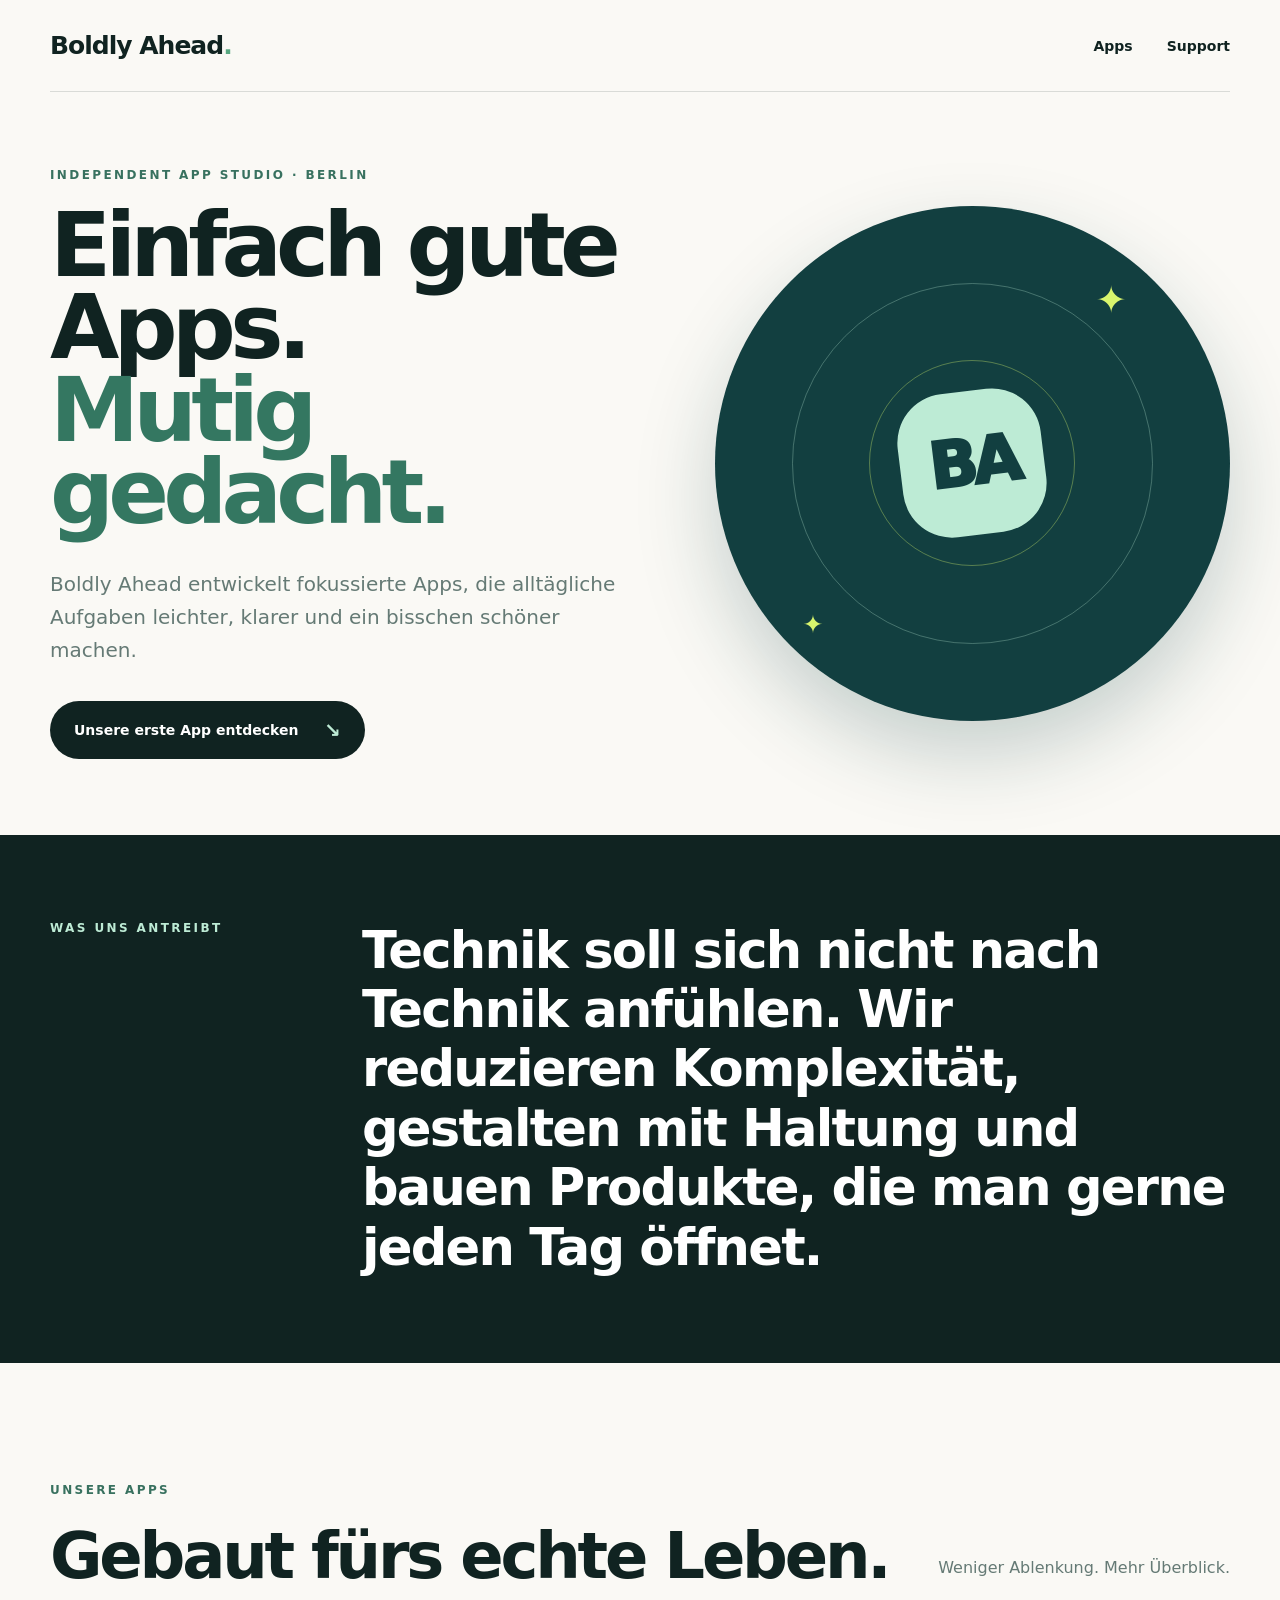
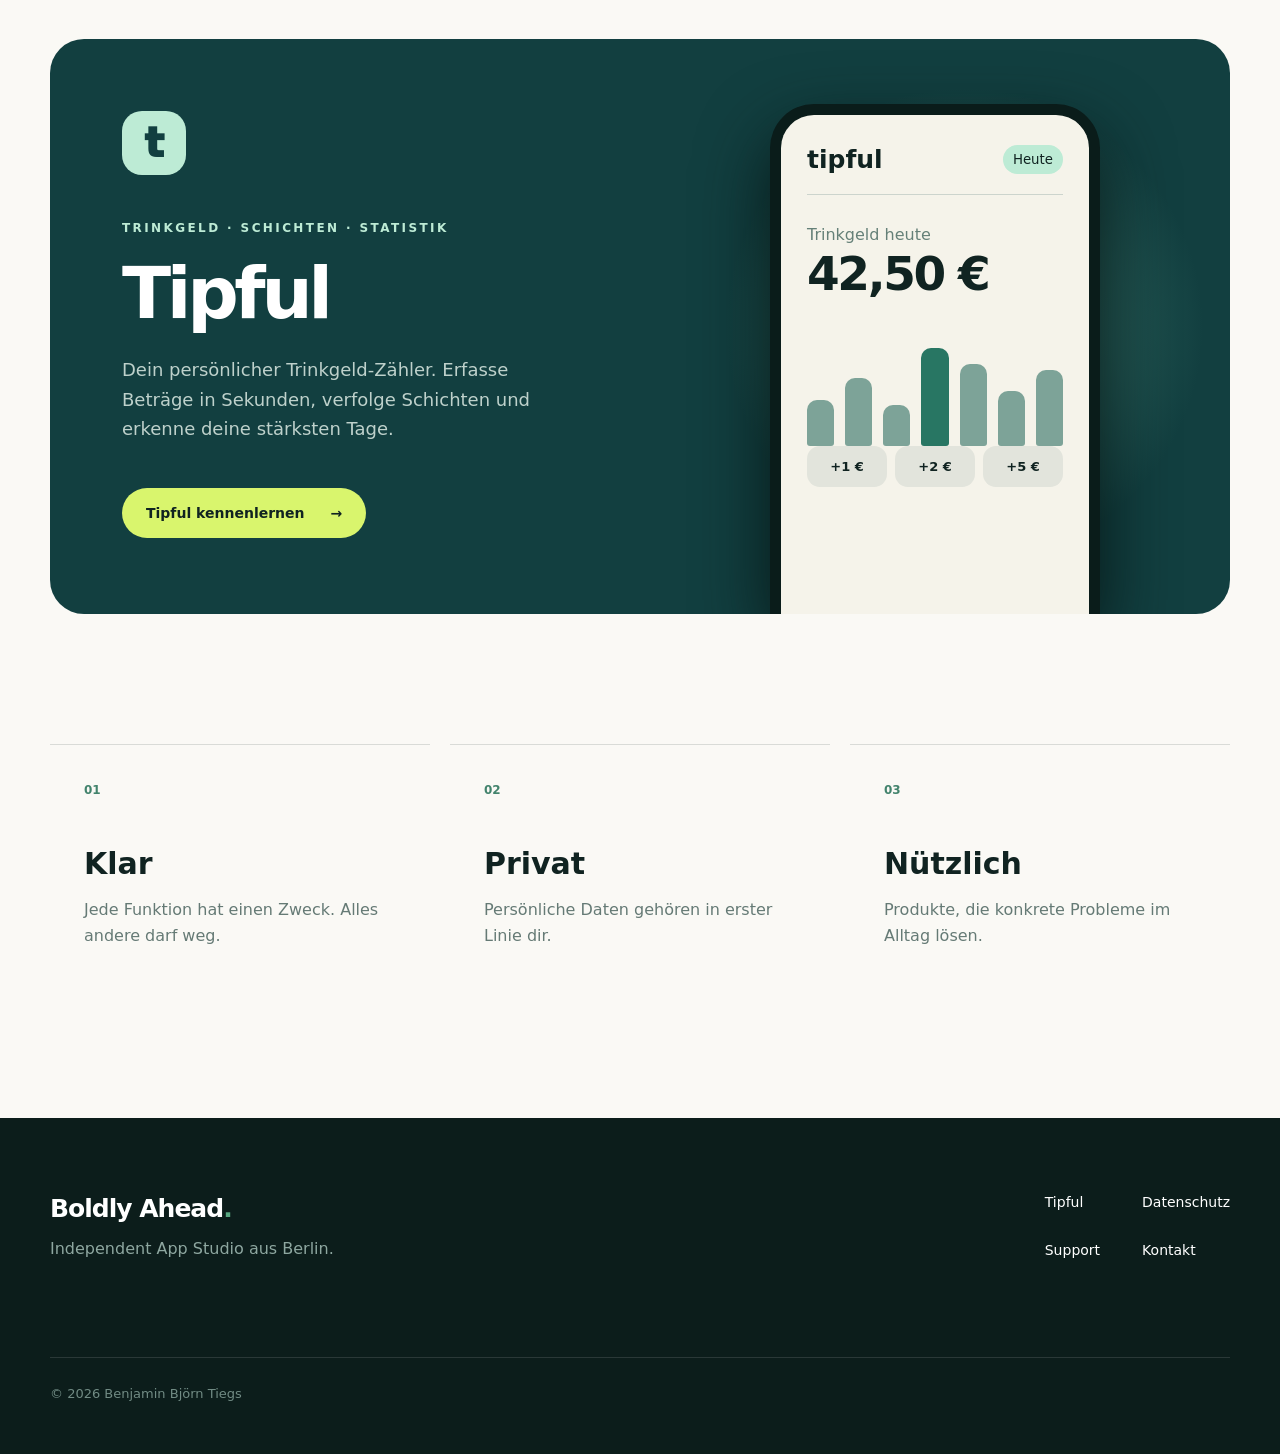
<file: docs/index.html>
<!doctype html><html lang="de"><head><meta charset="utf-8"><meta name="viewport" content="width=device-width,initial-scale=1"><title>Boldly Ahead — Independent App Studio</title><meta name="description" content="Boldly Ahead entwickelt fokussierte Apps, die alltägliche Aufgaben leichter machen."><meta property="og:title" content="Boldly Ahead — Einfach gute Apps. Mutig gedacht."><meta property="og:description" content="Independent App Studio aus Berlin. Entdecke Tipful."><meta property="og:image" content="https://benjamintiegs-crypto.github.io/boldlyahead/assets/og.png"><meta property="og:type" content="website"><link rel="stylesheet" href="assets/styles.css"><link rel="canonical" href="https://benjamintiegs-crypto.github.io/boldlyahead/"></head><body><main>
<header class="site-header"><a class="wordmark" href="./">Boldly Ahead<span>.</span></a><nav aria-label="Hauptnavigation"><a href="#apps">Apps</a><a href="tipful/support/">Support</a></nav></header>
<section class="hero shell"><div class="hero-copy"><p class="eyebrow">INDEPENDENT APP STUDIO · BERLIN</p><h1>Einfach gute Apps.<br><em>Mutig gedacht.</em></h1><p class="lead">Boldly Ahead entwickelt fokussierte Apps, die alltägliche Aufgaben leichter, klarer und ein bisschen schöner machen.</p><a class="primary-button" href="#apps">Unsere erste App entdecken <span>↘</span></a></div><div class="hero-art" aria-hidden="true"><div class="orbit orbit-one"></div><div class="orbit orbit-two"></div><div class="spark spark-one">✦</div><div class="spark spark-two">✦</div><div class="monogram">BA</div></div></section>
<section class="manifesto"><div class="shell manifesto-grid"><p class="section-label">WAS UNS ANTREIBT</p><p class="manifesto-text">Technik soll sich nicht nach Technik anfühlen. Wir reduzieren Komplexität, gestalten mit Haltung und bauen Produkte, die man gerne jeden Tag öffnet.</p></div></section>
<section class="apps-section shell" id="apps"><div class="section-heading"><div><p class="eyebrow">UNSERE APPS</p><h2>Gebaut fürs echte Leben.</h2></div><p>Weniger Ablenkung. Mehr Überblick.</p></div><article class="app-card"><div class="app-copy"><div class="app-icon-letter">t</div><p class="eyebrow light">TRINKGELD · SCHICHTEN · STATISTIK</p><h3>Tipful</h3><p>Dein persönlicher Trinkgeld-Zähler. Erfasse Beträge in Sekunden, verfolge Schichten und erkenne deine stärksten Tage.</p><a class="secondary-button" href="tipful/">Tipful kennenlernen <span>→</span></a></div><div class="app-visual"><div class="phone-card"><div class="phone-top"><span>tipful</span><small>Heute</small></div><p>Trinkgeld heute</p><strong>42,50 €</strong><div class="mini-bars"><i></i><i></i><i></i><i></i><i></i><i></i><i></i></div><div class="quick-row"><b>+1 €</b><b>+2 €</b><b>+5 €</b></div></div></div></article></section>
<section class="principles shell"><article><span>01</span><h3>Klar</h3><p>Jede Funktion hat einen Zweck. Alles andere darf weg.</p></article><article><span>02</span><h3>Privat</h3><p>Persönliche Daten gehören in erster Linie dir.</p></article><article><span>03</span><h3>Nützlich</h3><p>Produkte, die konkrete Probleme im Alltag lösen.</p></article></section>
<footer class="site-footer"><div class="shell footer-inner"><div><a class="wordmark" href="./">Boldly Ahead<span>.</span></a><p>Independent App Studio aus Berlin.</p></div><div class="footer-links"><a href="tipful/">Tipful</a><a href="tipful/privacy/">Datenschutz</a><a href="tipful/support/">Support</a><a href="mailto:supportapps@icloud.com">Kontakt</a></div><p class="copyright">© 2026 Benjamin Björn Tiegs</p></div></footer></main></body></html>
</file>
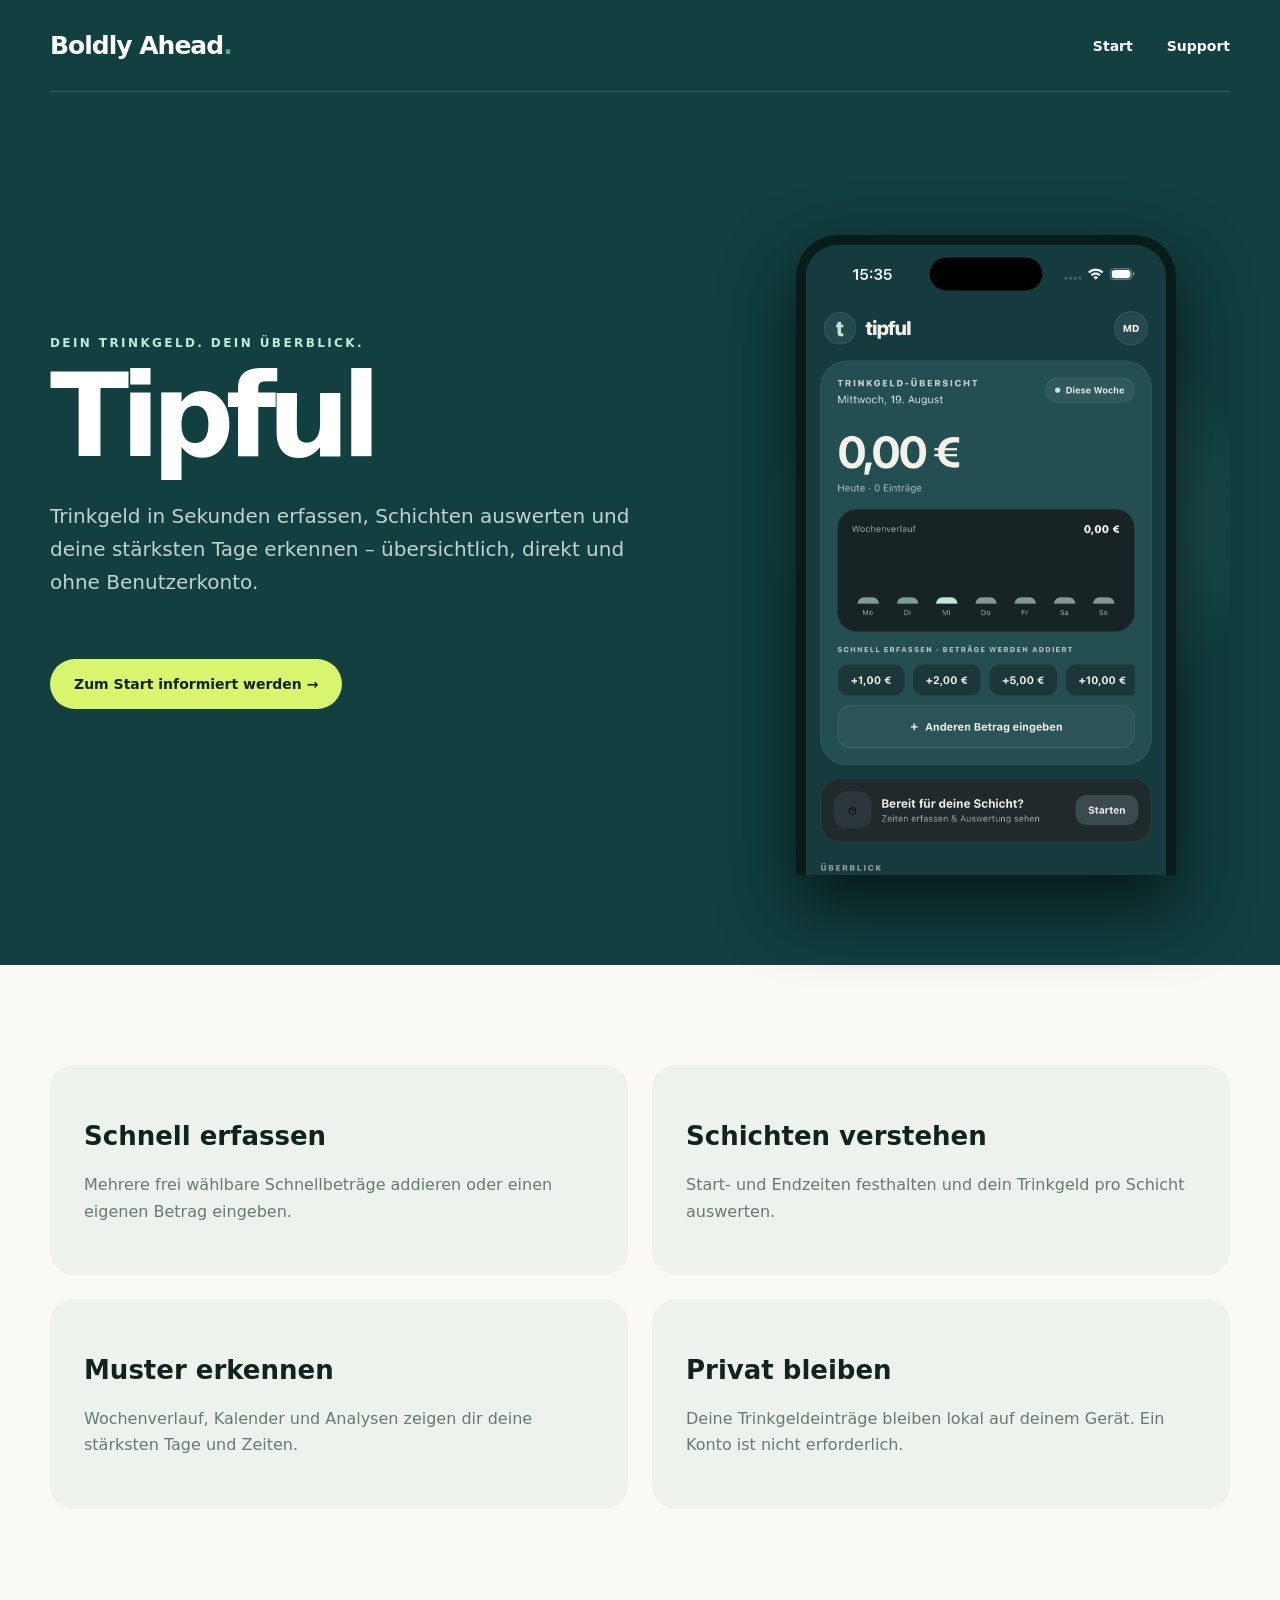
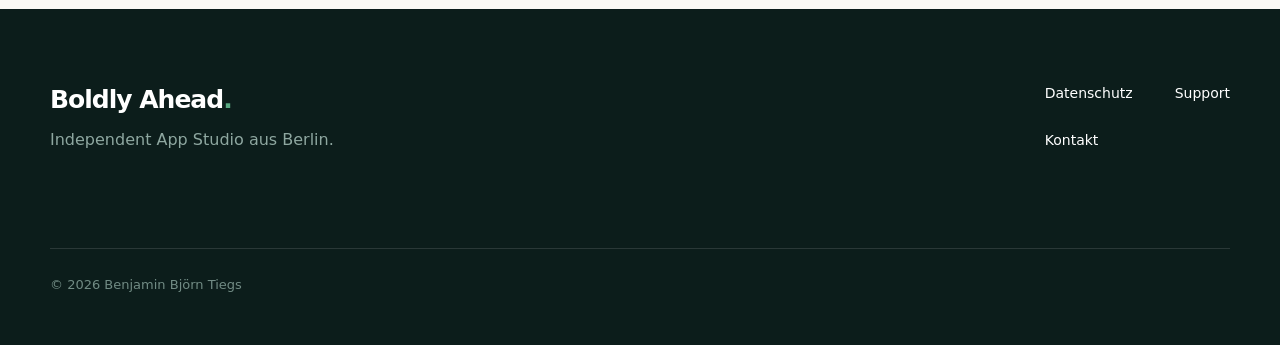
<file: docs/tipful/index.html>
<!doctype html><html lang="de"><head><meta charset="utf-8"><meta name="viewport" content="width=device-width,initial-scale=1"><title>Tipful — Trinkgeld einfach im Blick</title><meta name="description" content="Trinkgeld erfassen, Schichten auswerten und deine stärksten Tage erkennen."><meta property="og:image" content="https://benjamintiegs-crypto.github.io/boldlyahead/assets/og.png"><link rel="stylesheet" href="../assets/styles.css"><link rel="canonical" href="https://benjamintiegs-crypto.github.io/boldlyahead/tipful/"></head><body><main><section class="product-hero"><header class="site-header"><a class="wordmark" href="../">Boldly Ahead<span>.</span></a><nav><a href="../">Start</a><a href="support/">Support</a></nav></header><div class="shell product-grid"><div><p class="eyebrow light">DEIN TRINKGELD. DEIN ÜBERBLICK.</p><h1>Tipful</h1><p class="lead">Trinkgeld in Sekunden erfassen, Schichten auswerten und deine stärksten Tage erkennen – übersichtlich, direkt und ohne Benutzerkonto.</p><div class="product-links"><a class="secondary-button" href="mailto:supportapps@icloud.com?subject=Tipful%20Benachrichtigung">Zum Start informiert werden →</a></div></div><div class="app-visual"><img src="../assets/tipful-screen.png" alt="Tipful App mit Trinkgeldübersicht" style="display:block;width:min(380px,82vw);height:auto;max-height:640px;object-fit:cover;object-position:top;border:10px solid #0a1c1a;border-bottom:0;border-radius:42px 42px 0 0;box-shadow:0 30px 70px #071817"></div></div></section><section class="shell feature-list"><article><h2>Schnell erfassen</h2><p>Mehrere frei wählbare Schnellbeträge addieren oder einen eigenen Betrag eingeben.</p></article><article><h2>Schichten verstehen</h2><p>Start- und Endzeiten festhalten und dein Trinkgeld pro Schicht auswerten.</p></article><article><h2>Muster erkennen</h2><p>Wochenverlauf, Kalender und Analysen zeigen dir deine stärksten Tage und Zeiten.</p></article><article><h2>Privat bleiben</h2><p>Deine Trinkgeldeinträge bleiben lokal auf deinem Gerät. Ein Konto ist nicht erforderlich.</p></article></section><footer class="site-footer"><div class="shell footer-inner"><div><a class="wordmark" href="../">Boldly Ahead<span>.</span></a><p>Independent App Studio aus Berlin.</p></div><div class="footer-links"><a href="privacy/">Datenschutz</a><a href="support/">Support</a><a href="mailto:supportapps@icloud.com">Kontakt</a></div><p class="copyright">© 2026 Benjamin Björn Tiegs</p></div></footer></main></body></html>
</file>
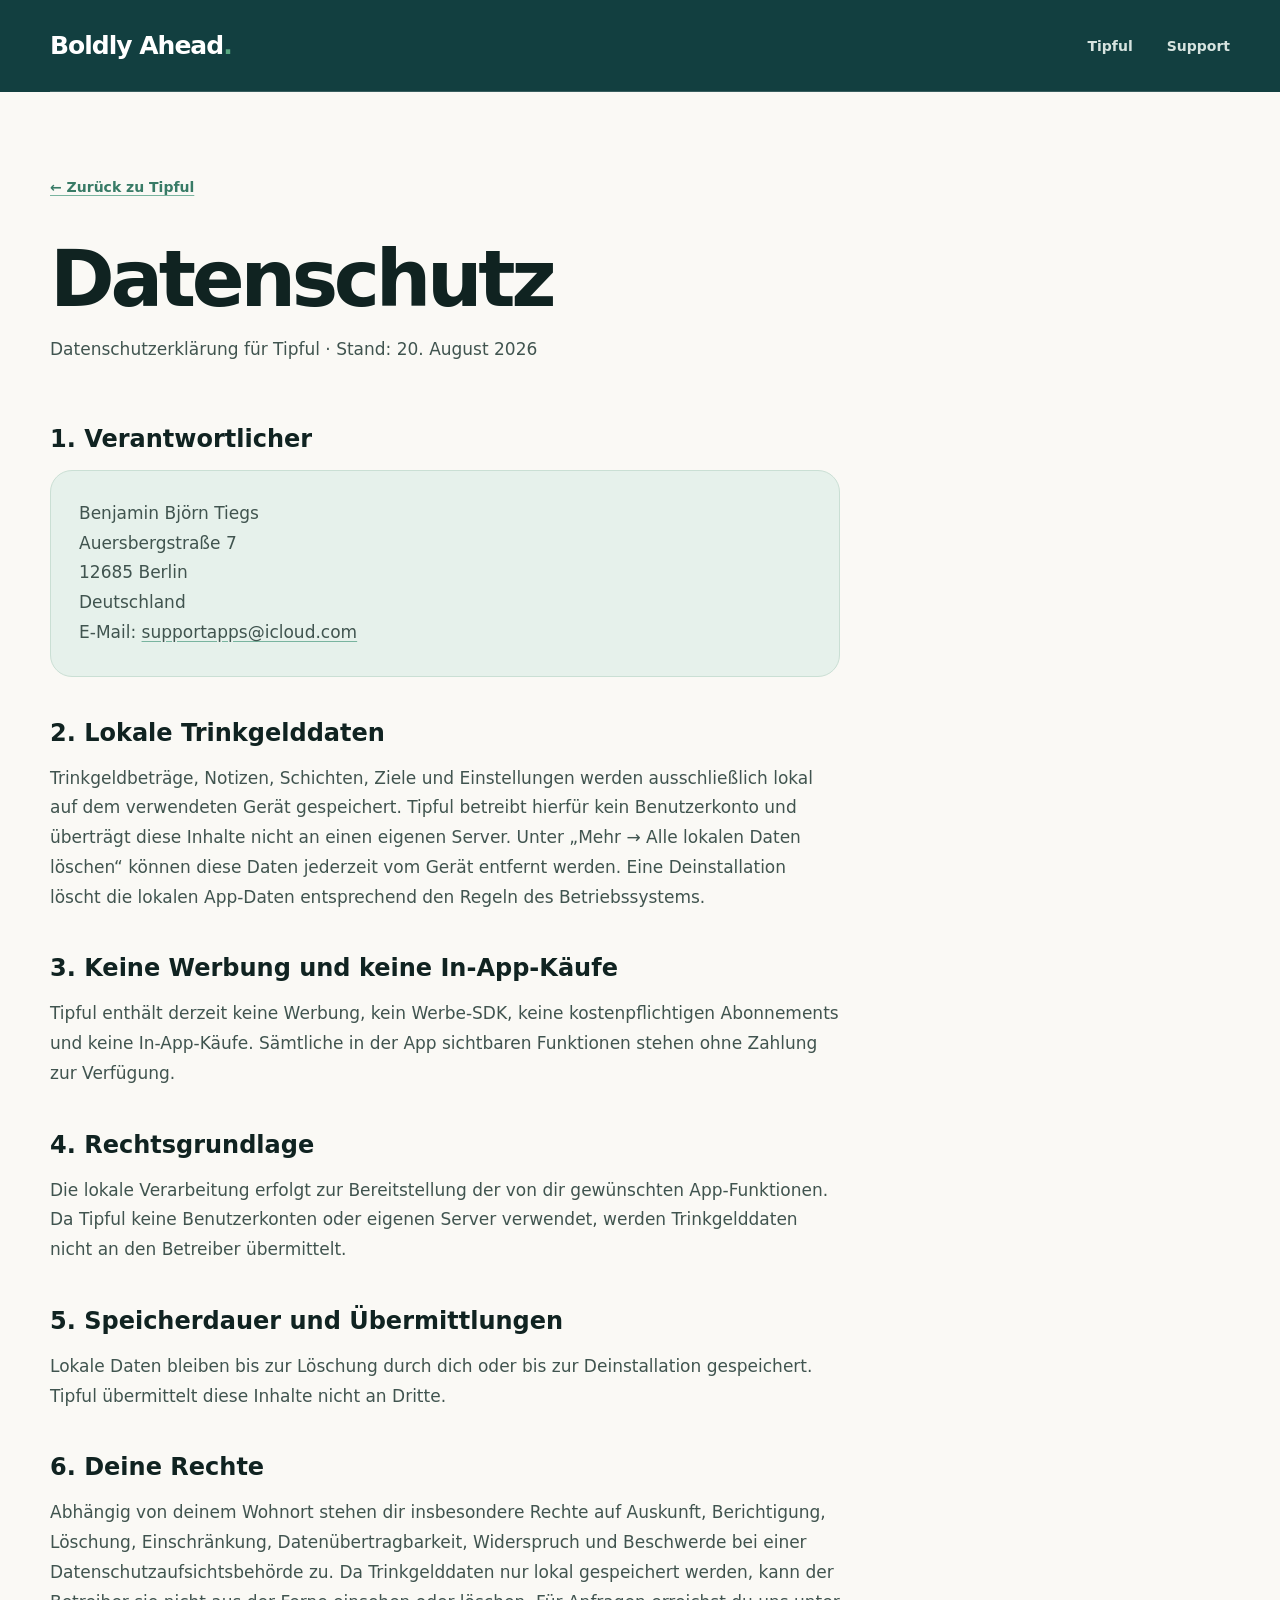
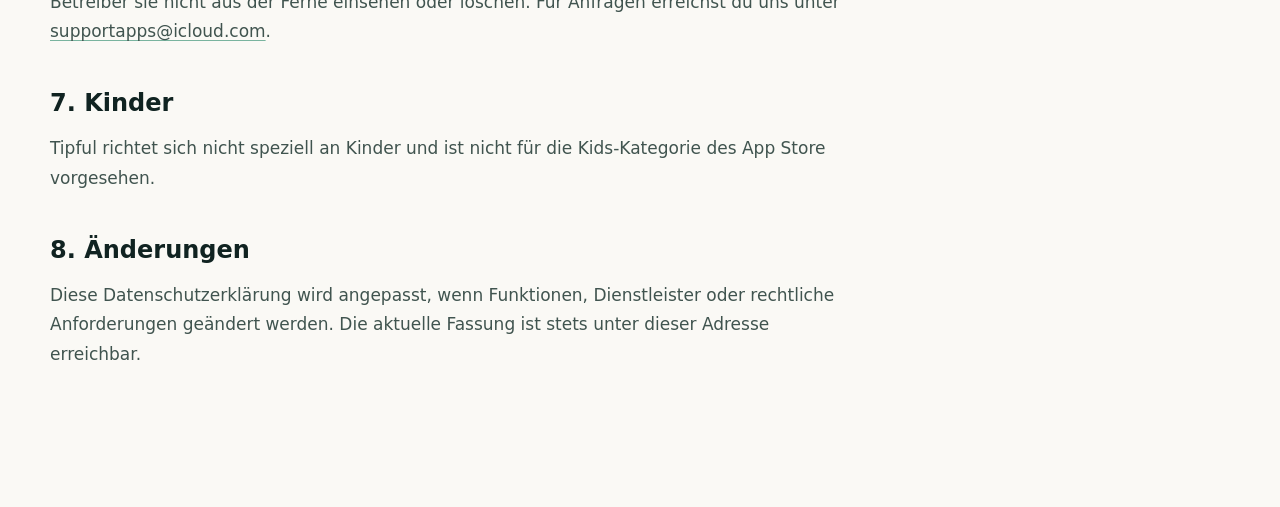
<file: docs/tipful/privacy/index.html>
<!doctype html>
<html lang="de">
<head>
  <meta charset="utf-8">
  <meta name="viewport" content="width=device-width,initial-scale=1">
  <title>Datenschutz — Tipful</title>
  <meta name="description" content="Datenschutzerklärung für die Tipful App.">
  <link rel="stylesheet" href="../../assets/styles.css">
  <link rel="canonical" href="https://benjamintiegs-crypto.github.io/boldlyahead/tipful/privacy/">
</head>
<body><main>
  <div class="legal-header"><header class="site-header"><a class="wordmark" href="../../">Boldly Ahead<span>.</span></a><nav><a href="../">Tipful</a><a href="../support/">Support</a></nav></header></div>
  <div class="legal-main shell"><article>
    <a class="back-link" href="../">← Zurück zu Tipful</a>
    <h1>Datenschutz</h1>
    <p class="updated">Datenschutzerklärung für Tipful · Stand: 20. August 2026</p>
    <h2>1. Verantwortlicher</h2>
    <p class="contact-card">Benjamin Björn Tiegs<br>Auersbergstraße 7<br>12685 Berlin<br>Deutschland<br>E-Mail: <a href="mailto:supportapps@icloud.com">supportapps@icloud.com</a></p>
    <h2>2. Lokale Trinkgelddaten</h2>
    <p>Trinkgeldbeträge, Notizen, Schichten, Ziele und Einstellungen werden ausschließlich lokal auf dem verwendeten Gerät gespeichert. Tipful betreibt hierfür kein Benutzerkonto und überträgt diese Inhalte nicht an einen eigenen Server. Unter „Mehr → Alle lokalen Daten löschen“ können diese Daten jederzeit vom Gerät entfernt werden. Eine Deinstallation löscht die lokalen App-Daten entsprechend den Regeln des Betriebssystems.</p>
    <h2>3. Keine Werbung und keine In-App-Käufe</h2>
    <p>Tipful enthält derzeit keine Werbung, kein Werbe-SDK, keine kostenpflichtigen Abonnements und keine In-App-Käufe. Sämtliche in der App sichtbaren Funktionen stehen ohne Zahlung zur Verfügung.</p>
    <h2>4. Rechtsgrundlage</h2>
    <p>Die lokale Verarbeitung erfolgt zur Bereitstellung der von dir gewünschten App-Funktionen. Da Tipful keine Benutzerkonten oder eigenen Server verwendet, werden Trinkgelddaten nicht an den Betreiber übermittelt.</p>
    <h2>5. Speicherdauer und Übermittlungen</h2>
    <p>Lokale Daten bleiben bis zur Löschung durch dich oder bis zur Deinstallation gespeichert. Tipful übermittelt diese Inhalte nicht an Dritte.</p>
    <h2>6. Deine Rechte</h2>
    <p>Abhängig von deinem Wohnort stehen dir insbesondere Rechte auf Auskunft, Berichtigung, Löschung, Einschränkung, Datenübertragbarkeit, Widerspruch und Beschwerde bei einer Datenschutzaufsichtsbehörde zu. Da Trinkgelddaten nur lokal gespeichert werden, kann der Betreiber sie nicht aus der Ferne einsehen oder löschen. Für Anfragen erreichst du uns unter <a href="mailto:supportapps@icloud.com">supportapps@icloud.com</a>.</p>
    <h2>7. Kinder</h2>
    <p>Tipful richtet sich nicht speziell an Kinder und ist nicht für die Kids-Kategorie des App Store vorgesehen.</p>
    <h2>8. Änderungen</h2>
    <p>Diese Datenschutzerklärung wird angepasst, wenn Funktionen, Dienstleister oder rechtliche Anforderungen geändert werden. Die aktuelle Fassung ist stets unter dieser Adresse erreichbar.</p>
  </article></div>
</main></body>
</html>
</file>
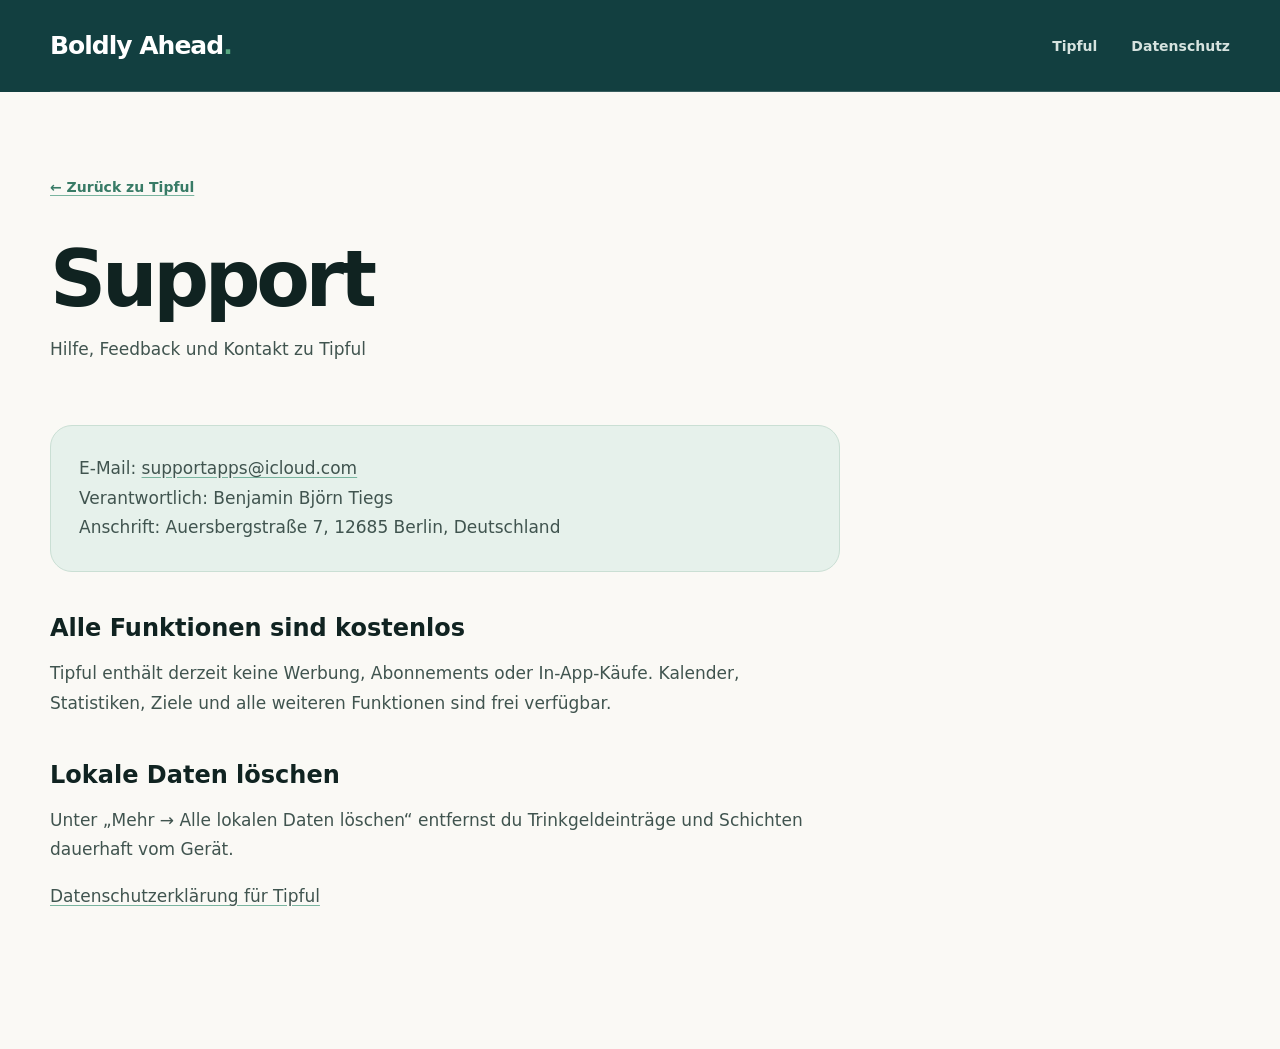
<file: docs/tipful/support/index.html>
<!doctype html>
<html lang="de">
<head>
  <meta charset="utf-8">
  <meta name="viewport" content="width=device-width,initial-scale=1">
  <title>Support — Tipful</title>
  <meta name="description" content="Hilfe, Feedback und Kontakt zur Tipful App.">
  <link rel="stylesheet" href="../../assets/styles.css">
  <link rel="canonical" href="https://benjamintiegs-crypto.github.io/boldlyahead/tipful/support/">
</head>
<body><main>
  <div class="legal-header"><header class="site-header"><a class="wordmark" href="../../">Boldly Ahead<span>.</span></a><nav><a href="../">Tipful</a><a href="../privacy/">Datenschutz</a></nav></header></div>
  <div class="legal-main shell"><article>
    <a class="back-link" href="../">← Zurück zu Tipful</a>
    <h1>Support</h1>
    <p class="updated">Hilfe, Feedback und Kontakt zu Tipful</p>
    <p class="contact-card">E-Mail: <a href="mailto:supportapps@icloud.com">supportapps@icloud.com</a><br>Verantwortlich: Benjamin Björn Tiegs<br>Anschrift: Auersbergstraße 7, 12685 Berlin, Deutschland</p>
    <h2>Alle Funktionen sind kostenlos</h2>
    <p>Tipful enthält derzeit keine Werbung, Abonnements oder In-App-Käufe. Kalender, Statistiken, Ziele und alle weiteren Funktionen sind frei verfügbar.</p>
    <h2>Lokale Daten löschen</h2>
    <p>Unter „Mehr → Alle lokalen Daten löschen“ entfernst du Trinkgeldeinträge und Schichten dauerhaft vom Gerät.</p>
    <p><a href="../privacy/">Datenschutzerklärung für Tipful</a></p>
  </article></div>
</main></body>
</html>
</file>
<file: docs/assets/styles.css>
:root{--ink:#102321;--deep:#123f40;--teal:#1c5655;--mint:#bdebd5;--lime:#d9f56d;--cream:#f3f1e8;--paper:#faf9f5;--muted:#657a75;--line:rgba(16,35,33,.14)}
*{box-sizing:border-box}
html{scroll-behavior:smooth}
body{margin:0;background:var(--paper);color:var(--ink);font-family:Inter,Avenir Next,Avenir,Segoe UI,system-ui,sans-serif;-webkit-font-smoothing:antialiased}
a{color:inherit;text-decoration:none}
.shell{width:min(1180px,calc(100% - 48px));margin-inline:auto}
.site-header{height:92px;width:min(1180px,calc(100% - 48px));margin:auto;display:flex;align-items:center;justify-content:space-between;border-bottom:1px solid var(--line)}
.wordmark{font-size:25px;font-weight:850;letter-spacing:-1px}.wordmark span{color:#58a881}
.site-header nav{display:flex;gap:34px;font-size:14px;font-weight:750}.site-header nav a:hover{color:#277760}
.hero{min-height:680px;display:grid;grid-template-columns:1.08fr .92fr;align-items:center;gap:60px;padding-block:76px}
.eyebrow,.section-label{font-size:12px;letter-spacing:.2em;font-weight:850;color:#38715f;margin:0 0 22px}
.hero h1{font-size:clamp(58px,7vw,96px);line-height:.92;letter-spacing:-.065em;margin:0;font-weight:900}.hero h1 em{font-style:normal;color:#347761}
.lead{max-width:600px;font-size:20px;line-height:1.65;color:var(--muted);margin:34px 0}
.primary-button,.secondary-button{display:inline-flex;align-items:center;justify-content:space-between;gap:26px;border-radius:999px;padding:17px 24px;font-size:14px;font-weight:850}.primary-button{background:var(--ink);color:white}.primary-button span{font-size:20px;color:var(--mint)}
.hero-art{aspect-ratio:1;position:relative;border-radius:50%;background:var(--deep);overflow:hidden;box-shadow:0 34px 80px rgba(18,63,64,.22)}
.orbit{position:absolute;border-radius:50%;border:1px solid rgba(189,235,213,.3)}.orbit-one{inset:15%}.orbit-two{inset:30%;border-color:rgba(217,245,109,.35)}
.monogram{position:absolute;inset:36%;border-radius:34%;display:grid;place-items:center;background:var(--mint);font-weight:950;font-size:clamp(38px,5vw,70px);letter-spacing:-.08em;color:var(--deep);transform:rotate(-7deg)}
.spark{position:absolute;color:var(--lime);font-size:38px}.spark-one{top:14%;right:20%}.spark-two{bottom:16%;left:17%;font-size:25px}
.manifesto{background:var(--ink);color:white;padding:86px 0}.manifesto-grid{display:grid;grid-template-columns:.45fr 1.55fr;gap:60px}.section-label{color:var(--mint)}.manifesto-text{font-size:clamp(32px,4vw,54px);line-height:1.16;letter-spacing:-.035em;margin:0;font-weight:640}
.apps-section{padding:120px 0}.section-heading{display:flex;align-items:end;justify-content:space-between;margin-bottom:46px}.section-heading h2{font-size:clamp(40px,5vw,64px);letter-spacing:-.05em;margin:0}.section-heading>p{color:var(--muted)}
.app-card{border-radius:34px;background:var(--deep);color:white;display:grid;grid-template-columns:1fr 1fr;min-height:570px;overflow:hidden}.app-copy{padding:72px}.app-icon-letter{width:64px;height:64px;border-radius:20px;background:var(--mint);color:var(--deep);display:grid;place-items:center;font-size:41px;font-weight:950;margin-bottom:46px}.eyebrow.light{color:var(--mint);margin-bottom:16px}.app-copy h3{font-size:72px;letter-spacing:-.06em;margin:0 0 20px}.app-copy>p:not(.eyebrow){font-size:18px;line-height:1.65;color:#bed1cb;max-width:460px}.secondary-button{background:var(--lime);color:var(--ink);margin-top:26px}
.app-visual{display:grid;place-items:end center;padding:65px 50px 0;background:radial-gradient(circle at 55% 50%,#3e7d71 0,transparent 55%)}.phone-card{width:min(330px,92%);height:510px;background:#f5f3ea;border:11px solid #0a1c1a;border-bottom:0;border-radius:44px 44px 0 0;color:var(--ink);padding:30px 26px;box-shadow:0 30px 70px #071817}.phone-top{display:flex;align-items:center;justify-content:space-between;border-bottom:1px solid #ccd4cd;padding-bottom:20px}.phone-top span{font-weight:900;font-size:25px}.phone-top small{background:var(--mint);padding:7px 10px;border-radius:20px}.phone-card>p{margin:30px 0 2px;color:#658078}.phone-card>strong{font-size:47px;letter-spacing:-.05em}.mini-bars{height:145px;display:flex;align-items:end;gap:11px;padding-top:25px}.mini-bars i{flex:1;border-radius:10px 10px 3px 3px;background:#7da398;height:38%}.mini-bars i:nth-child(2){height:57%}.mini-bars i:nth-child(3){height:34%}.mini-bars i:nth-child(4){height:82%;background:#287663}.mini-bars i:nth-child(5){height:68%}.mini-bars i:nth-child(6){height:46%}.mini-bars i:nth-child(7){height:63%}.quick-row{display:flex;gap:8px}.quick-row b{flex:1;text-align:center;background:#e2e4dc;padding:13px 6px;border-radius:13px;font-size:13px}
.principles{padding:10px 0 120px;display:grid;grid-template-columns:repeat(3,1fr);gap:20px}.principles article{padding:34px;border-top:1px solid var(--line)}.principles span{color:#42836c;font-size:12px;font-weight:900}.principles h3{font-size:30px;margin:48px 0 12px}.principles p{color:var(--muted);line-height:1.6}
.site-footer{background:#0c1d1b;color:white;padding:76px 0 40px}.footer-inner{display:grid;grid-template-columns:1fr auto;gap:70px}.footer-inner>div>p{color:#8ea7a0}.footer-links{display:grid;grid-template-columns:repeat(2,auto);gap:15px 42px;font-size:14px}.footer-links a:hover{color:var(--mint)}.copyright{grid-column:1/-1;border-top:1px solid rgba(255,255,255,.12);padding-top:28px;color:#718b84;font-size:13px}
.legal-header{background:var(--deep);color:white}.legal-header .site-header{border-color:rgba(255,255,255,.16)}.legal-header nav a{color:#d6e3df}.legal-main{padding:85px 0 120px}.legal-main article{max-width:790px}.back-link{color:#387b66;font-weight:800;font-size:14px}.legal-main h1{font-size:clamp(48px,7vw,78px);letter-spacing:-.055em;line-height:1;margin:44px 0 16px}.updated{color:var(--muted);margin-bottom:60px}.legal-main h2{font-size:24px;margin:42px 0 12px}.legal-main p,.legal-main li{font-size:17px;line-height:1.75;color:#40544f}.legal-main a{text-decoration:underline;text-decoration-color:#79b49f;text-underline-offset:3px}.contact-card{padding:28px;border-radius:22px;background:#e6f1eb;border:1px solid #cadfd4}.product-hero{background:var(--deep);color:white;padding-bottom:90px}.product-hero .site-header{border-color:rgba(255,255,255,.15)}.product-grid{padding-top:78px;display:grid;grid-template-columns:1fr .8fr;gap:80px;align-items:center}.product-grid h1{font-size:clamp(68px,10vw,116px);letter-spacing:-.075em;line-height:.86;margin:15px 0 30px}.product-grid .lead{color:#c1d3cd}.feature-list{padding:100px 0;display:grid;grid-template-columns:repeat(2,1fr);gap:24px}.feature-list article{background:#eef2ec;border-radius:24px;padding:34px}.feature-list h2{font-size:26px}.feature-list p{color:var(--muted);line-height:1.65}.product-links{display:flex;gap:18px;flex-wrap:wrap}
@media(max-width:800px){.shell,.site-header{width:min(100% - 30px,1180px)}.site-header{height:76px}.site-header nav{gap:18px}.site-header nav a:first-child{display:none}.hero{grid-template-columns:1fr;min-height:auto;padding-block:70px}.hero h1{font-size:58px}.hero-art{width:85%;margin:auto}.manifesto-grid,.app-card,.product-grid{grid-template-columns:1fr}.manifesto-text{font-size:34px}.section-heading{align-items:start;flex-direction:column;gap:12px}.apps-section{padding:80px 0}.app-copy{padding:42px 28px}.app-copy h3{font-size:58px}.app-visual{min-height:480px}.principles,.feature-list{grid-template-columns:1fr}.footer-inner{grid-template-columns:1fr}.copyright{grid-column:auto}.legal-main{padding-top:55px}}
</file>
